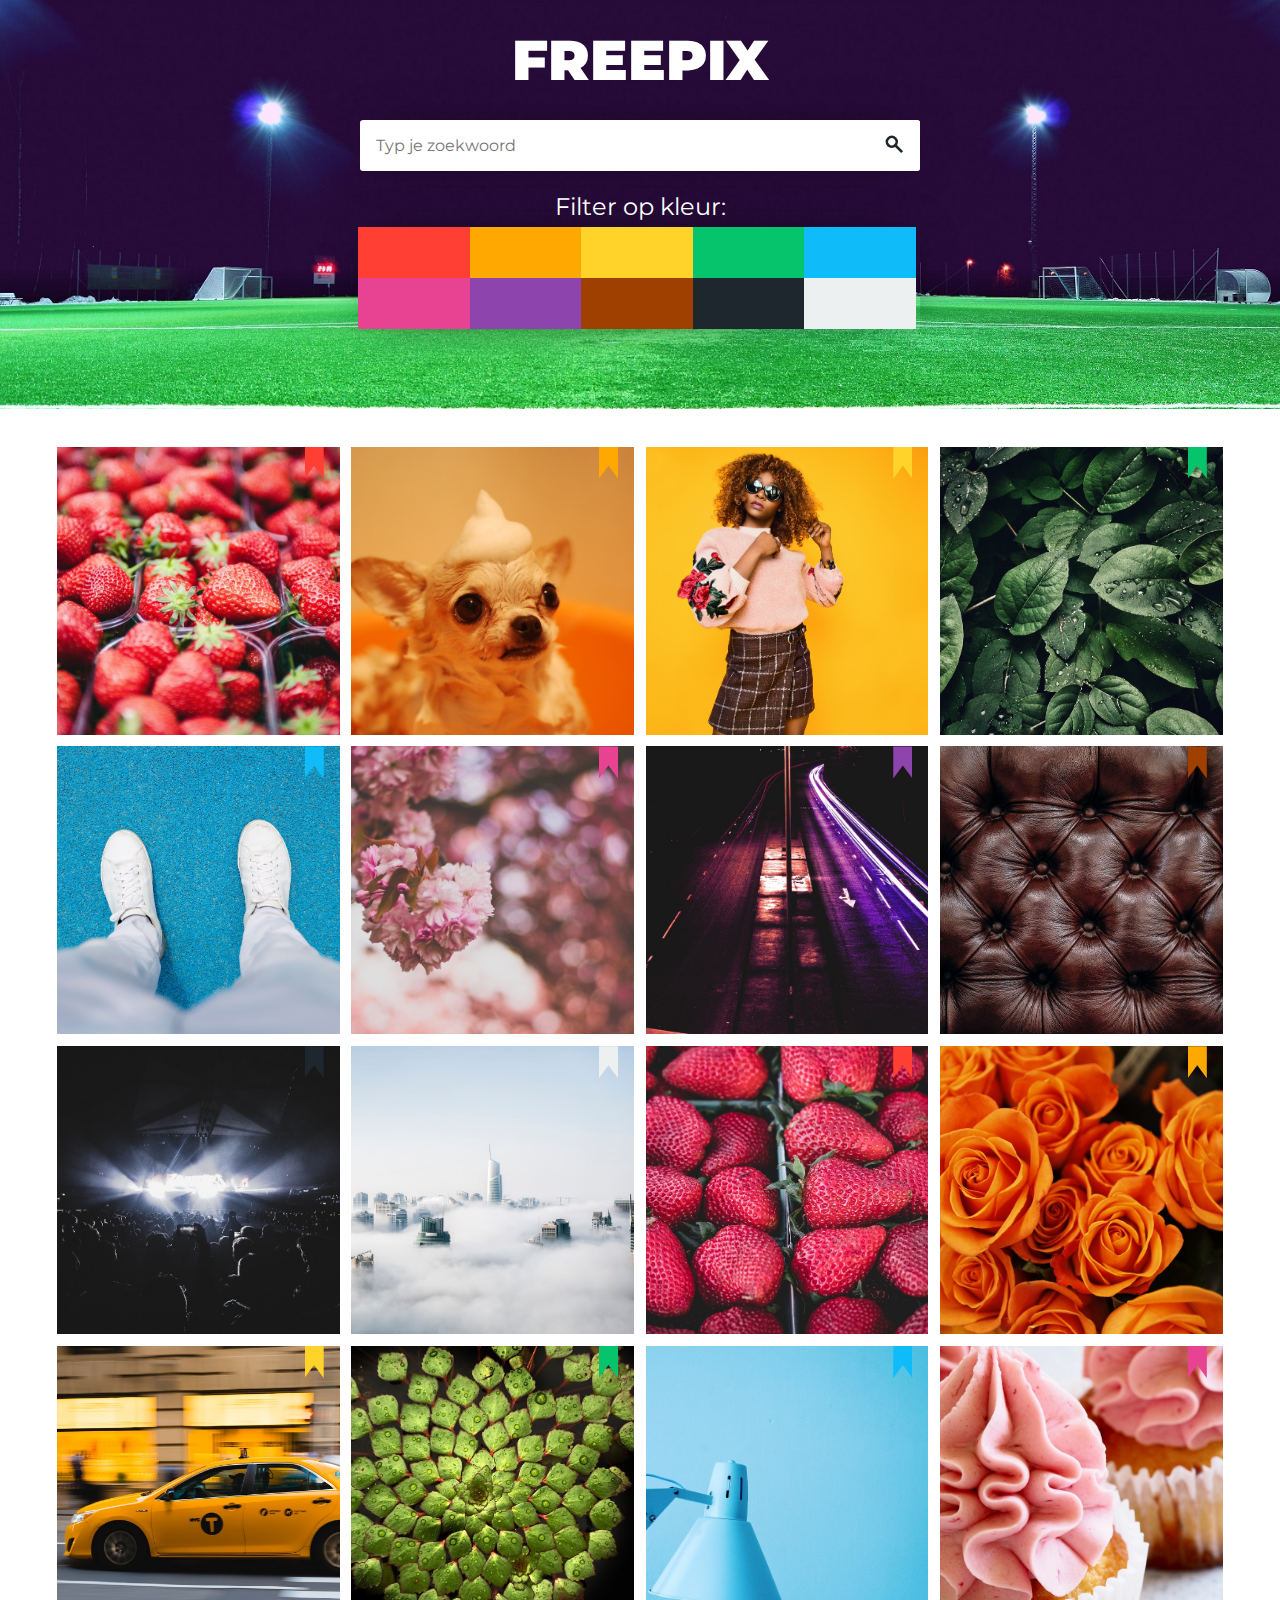
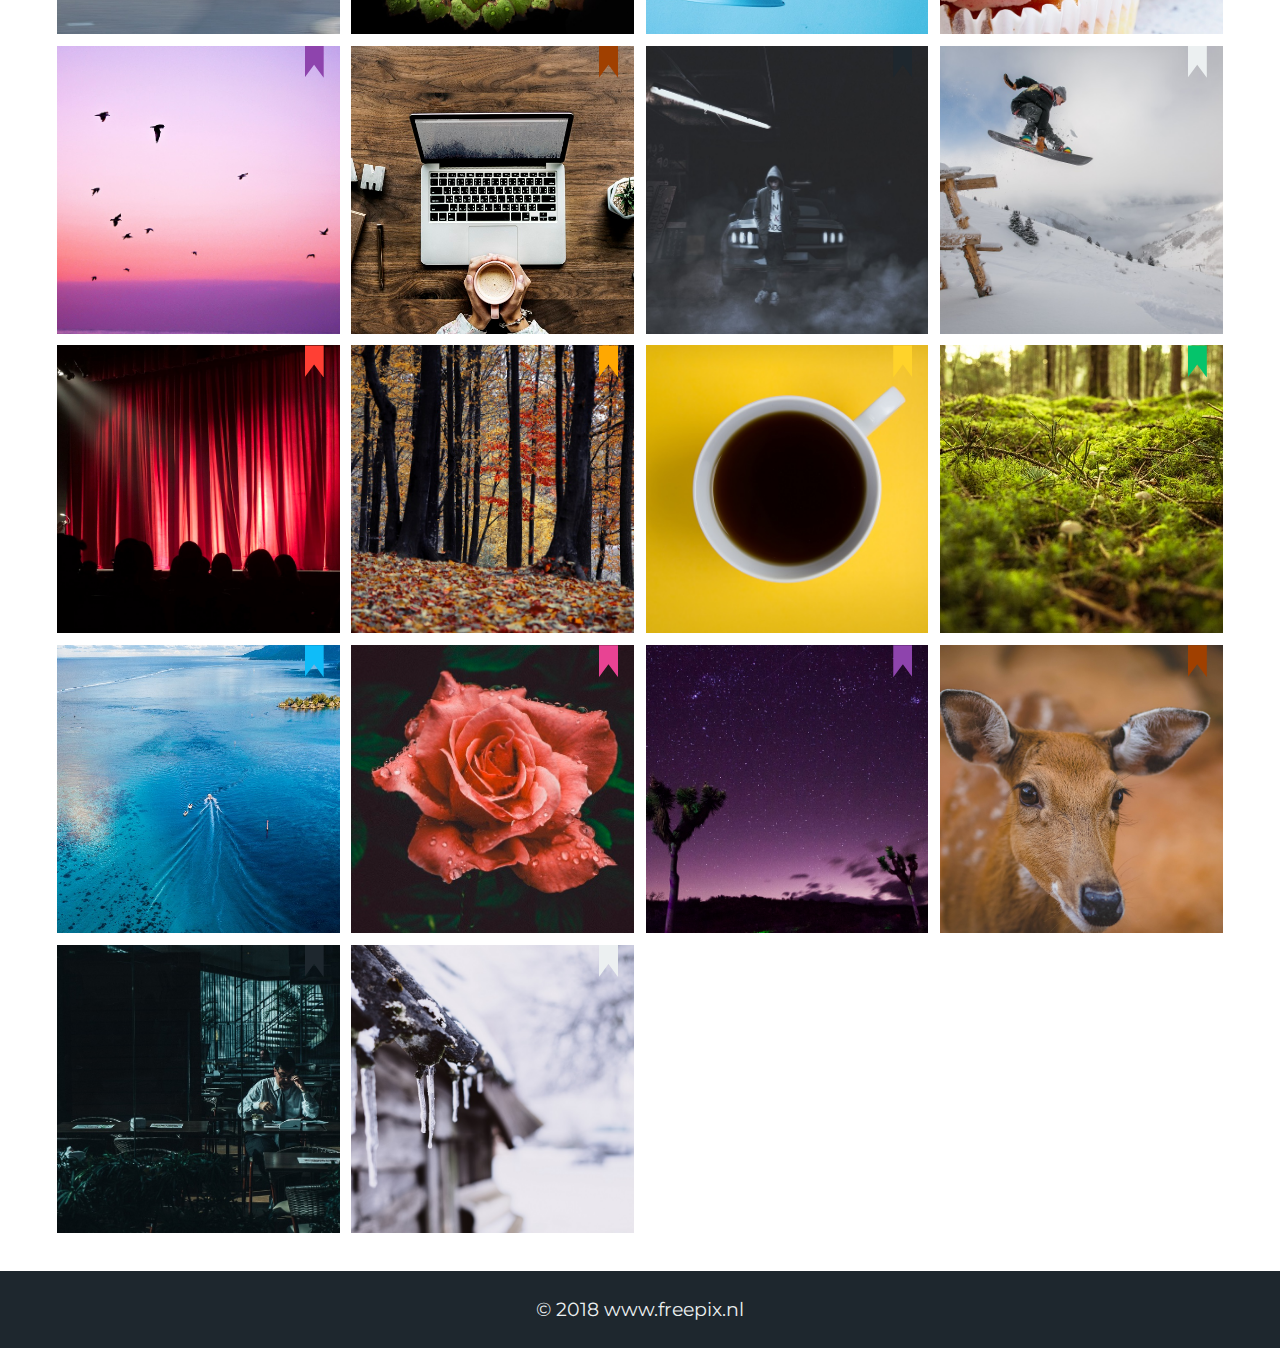
<file: opdracht1/v4/index.html>
<!DOCTYPE html>
<html lang="nl">

<head>
    <meta charset="UTF-8">
    <title>Resultaten</title>
    <meta name="viewport" content="width=device-width, initial-scale=1.0">
    <link href="https://fonts.googleapis.com/css?family=Cardo|Montserrat" rel="stylesheet">
    <link rel="stylesheet" href="assets/stylesheets/main.css">
</head>

<body>
    <header>
        <nav class="container">
            <h1>FreePix</h1>
            <ul>
                <li>
                    <form action="">
                        <input type="text" name="search" placeholder="Typ je zoekwoord">
                        <button type="submit"><img src="assets/images/search.svg" alt="zoekknop"></button>
                    </form>
                </li>
            </ul>
            <ul>
                <h2>Filter op kleur:</h2>
                <form action="">
                    <li>
                        <input type="checkbox" id="red" name="color">
                        <label for="red">Rood</label>
                    </li>
                    <li>
                        <input type="checkbox" id="orange" name="color">
                        <label for="orange">Oranje</label>
                    </li>
                    <li>
                        <input type="checkbox" id="yellow" name="color">
                        <label for="yellow">Geel</label>
                    </li>
                    <li>
                        <input type="checkbox" id="green" name="color">
                        <label for="green">Groen</label>
                    </li>
                    <li>
                        <input type="checkbox" id="blue" name="color">
                        <label for="blue">Blauw</label>
                    </li>
                    <li>
                        <input type="checkbox" id="pink" name="color">
                        <label for="pink">Roze</label>
                    </li>
                    <li>
                        <input type="checkbox" id="purple" name="color">
                        <label for="purple">Paars</label>
                    </li>
                    <li>
                        <input type="checkbox" id="brown" name="color">
                        <label for="brown">Bruin</label>
                    </li>
                    <li>
                        <input type="checkbox" id="black" name="color">
                        <label for="black">Zwart</label>
                    </li>
                    <li>
                        <input type="checkbox" id="white" name="color">
                        <label for="white">Wit</label>
                    </li>
                </form>
            </ul>
        </nav>
    </header>
    <main class="container">
        <section class="flex-container">
            <article class="redArticle">
                <a href="#">
                    <div></div>
                    <img src="assets/images/photos/red/bright-red-strawberries.jpeg" alt="bright red strawberries">
                </a>
            </article>
            <article class="orangeArticle">
                <a href="#">
                    <div></div>
                    <img src="assets/images/photos/orange/orange-dog.jpeg" alt="orange dog">
                </a>
            </article>
            <article class="yellowArticle">
                <a href="#">
                    <div></div>
                    <img src="assets/images/photos/yellow/woman-yellow-wall.jpeg" alt="woman yellow wall">
                </a>
            </article>
            <article class="greenArticle">
                <a href="#">
                    <div></div>
                    <img src="assets/images/photos/green/green-big-leafs.jpeg" alt="green big leafs">
                </a>
            </article>
            <article class="blueArticle">
                <a href="#">
                    <div></div>
                    <img src="assets/images/photos/blue/blue-floor.jpeg" alt="blue floor">
                </a>
            </article>
            <article class="pinkArticle">
                <a href="#">
                    <div></div>
                    <img src="assets/images/photos/pink/baby-pink-flowers.jpeg" alt="baby pink flowers">
                </a>
            </article>
            <article class="purpleArticle">
                <a href="#">
                    <div></div>
                    <img src="assets/images/photos/purple/purple-road.jpg" alt="purple road">
                </a>
            </article>
            <article class="brownArticle">
                <a href="#">
                    <div></div>
                    <img src="assets/images/photos/brown/chair.jpeg" alt="dj">
                </a>
            </article>
            <article class="blackArticle">
                <a href="#">
                    <div></div>
                    <img src="assets/images/photos/black/dj.jpeg" alt="dj">
                </a>
            </article>
            <article class="whiteArticle">
                <a href="#">
                    <div></div>
                    <img src="assets/images/photos/white/above-clouds.jpeg" alt="above clouds">
                </a>
            </article>
            <article class="redArticle">
                <a href="#">
                    <div></div>
                    <img src="assets/images/photos/red/pale-red-strawberries.jpeg" alt="pale red strawberries">
                </a>
            </article>
            <article class="orangeArticle">
                <a href="#">
                    <div></div>
                    <img src="assets/images/photos/orange/orange-flowers.jpeg" alt="orange flowers">
                </a>
            </article>
            <article class="yellowArticle">
                <a href="#">
                    <div></div>
                    <img src="assets/images/photos/yellow/yellow-cab.jpeg" alt="yellow cab">
                </a>
            </article>
            <article class="greenArticle">
                <a href="#">
                    <div></div>
                    <img src="assets/images/photos/green/green-leafs.jpeg" alt="green leafs">
                </a>
            </article>
            <article class="blueArticle">
                <a href="#">
                    <div></div>
                    <img src="assets/images/photos/blue/blue-lamp.jpeg" alt="blue lamp">
                </a>
            </article>
            <article class="pinkArticle">
                <a href="#">
                    <div></div>
                    <img src="assets/images/photos/pink/pink-cupcakes.jpeg" alt="pink cupcakes">
                </a>
            </article>
            <article class="purpleArticle">
                <a href="#">
                    <div></div>
                    <img src="assets/images/photos/purple/purple-sky-birds.jpg" alt="purple sky birds">
                </a>
            </article>
            <article class="brownArticle">
                <a href="#">
                    <div></div>
                    <img src="assets/images/photos/brown/table.jpeg" alt="dj">
                </a>
            </article>
            <article class="blackArticle">
                <a href="#">
                    <div></div>
                    <img src="assets/images/photos/black/man-behind-car.jpeg" alt="man behind car">
                </a>
            </article>
            <article class="whiteArticle">
                <a href="#">
                    <div></div>
                    <img src="assets/images/photos/white/snowboarder.jpeg" alt="snowboarder">
                </a>
            </article>
            <article class="redArticle">
                <a href="#">
                    <div></div>
                    <img src="assets/images/photos/red/red-curtain.jpeg" alt="red curtain">
                </a>
            </article>
            <article class="orangeArticle">
                <a href="#">
                    <div></div>
                    <img src="assets/images/photos/orange/orange-forest.jpeg" alt="orange forest">
                </a>
            </article>
            <article class="yellowArticle">
                <a href="#">
                    <div></div>
                    <img src="assets/images/photos/yellow/yellow-coffee.jpeg" alt="yellow coffee">
                </a>
            </article>
            <article class="greenArticle">
                <a href="#">
                    <div></div>
                    <img src="assets/images/photos/green/green-moss.jpeg" alt="green moss">
                </a>
            </article>
            <article class="blueArticle">
                <a href="#">
                    <div></div>
                    <img src="assets/images/photos/blue/blue-sea.jpeg" alt="blue sea">
                </a>
            </article>
            <article class="pinkArticle">
                <a href="#">
                    <div></div>
                    <img src="assets/images/photos/pink/pink-flower.jpeg" alt="pink flower">
                </a>
            </article>
            <article class="purpleArticle">
                <a href="#">
                    <div></div>
                    <img src="assets/images/photos/purple/purple-sky-night.jpeg" alt="purple sky night">
                </a>
            </article>
            <article class="brownArticle">
                <a href="#">
                    <div></div>
                    <img src="assets/images/photos/brown/deer.jpg" alt="dj">
                </a>
            </article>
            <article class="blackArticle">
                <a href="#">
                    <div></div>
                    <img src="assets/images/photos/black/man-behind-desk.jpeg" alt="man behind">
                </a>
            </article>
            <article class="whiteArticle">
                <a href="#">
                    <div></div>
                    <img src="assets/images/photos/white/white-ice.jpeg" alt="white ice">
                </a>
            </article>
        </section>
    </main>

    <footer>
        <p>© 2018 www.freepix.nl</p>
    </footer>
    <script src="assets/js/main.js"></script>

</body>

</html>
</file>
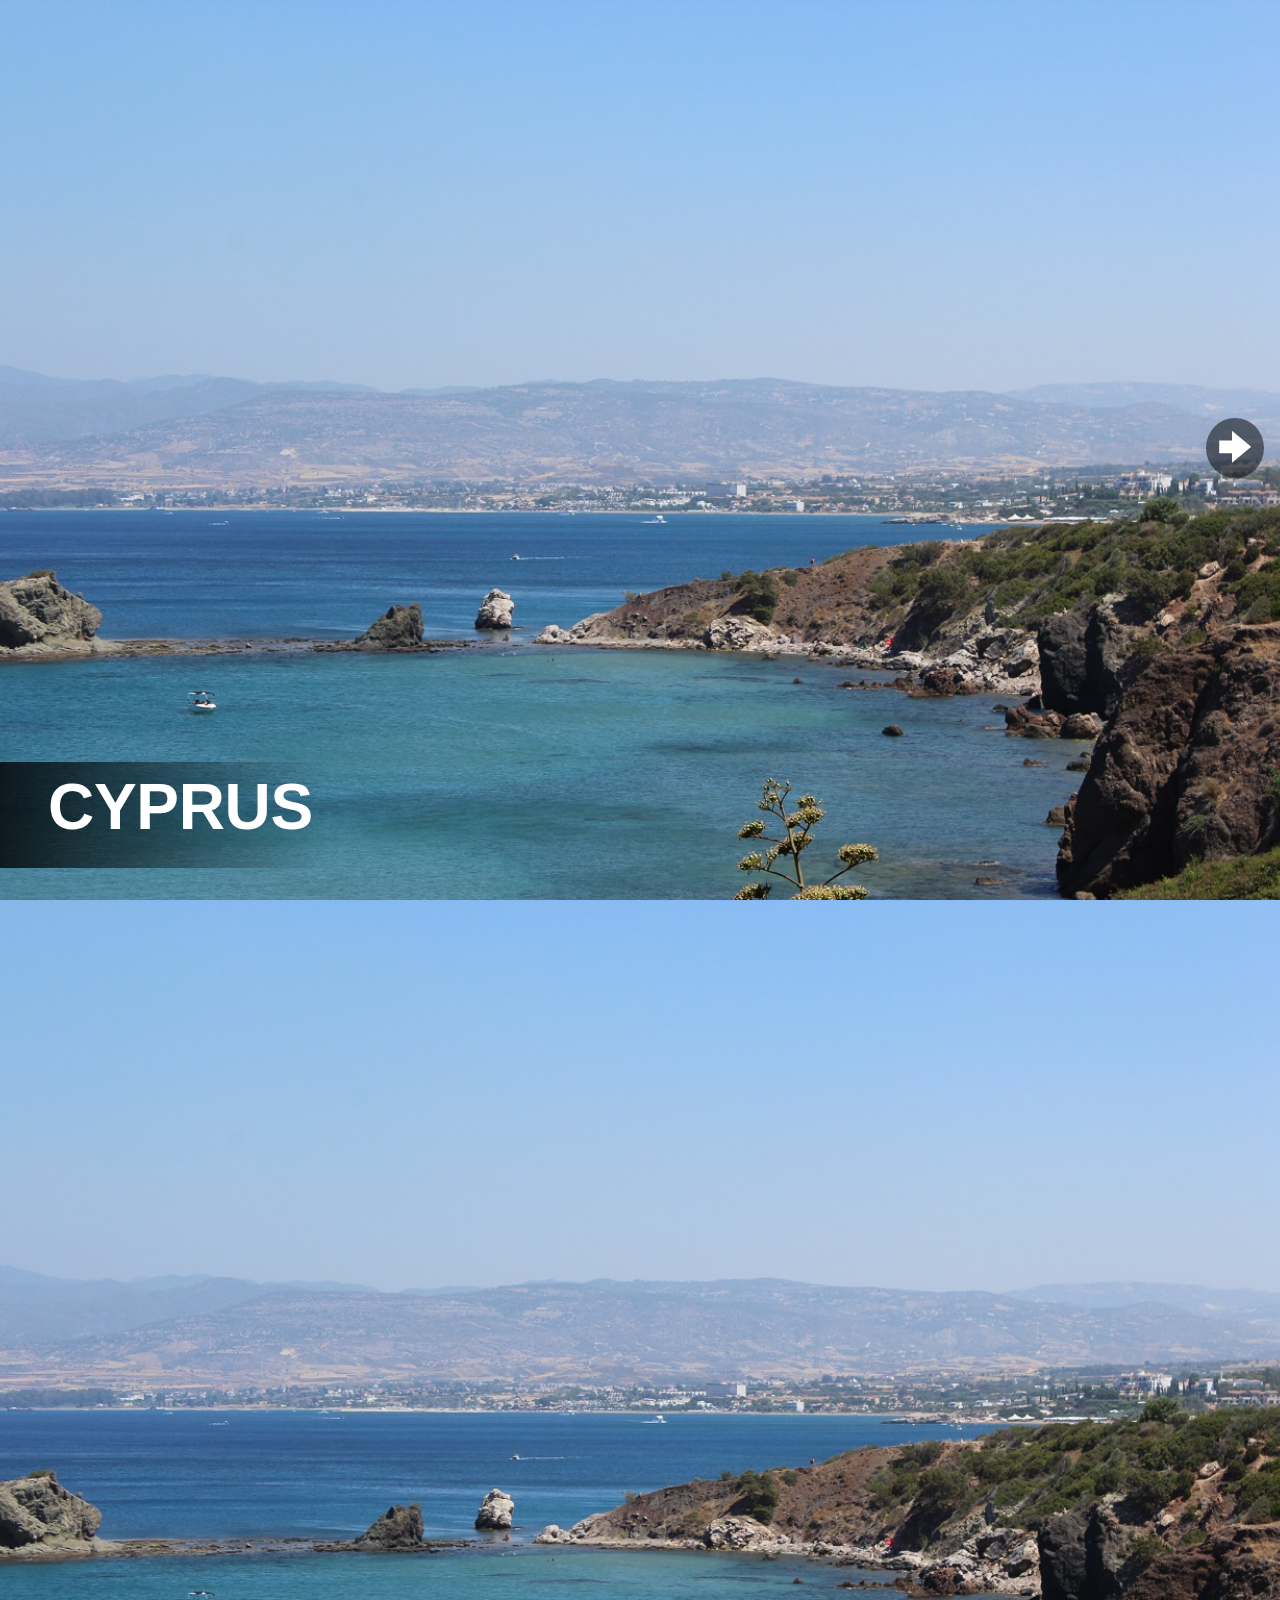
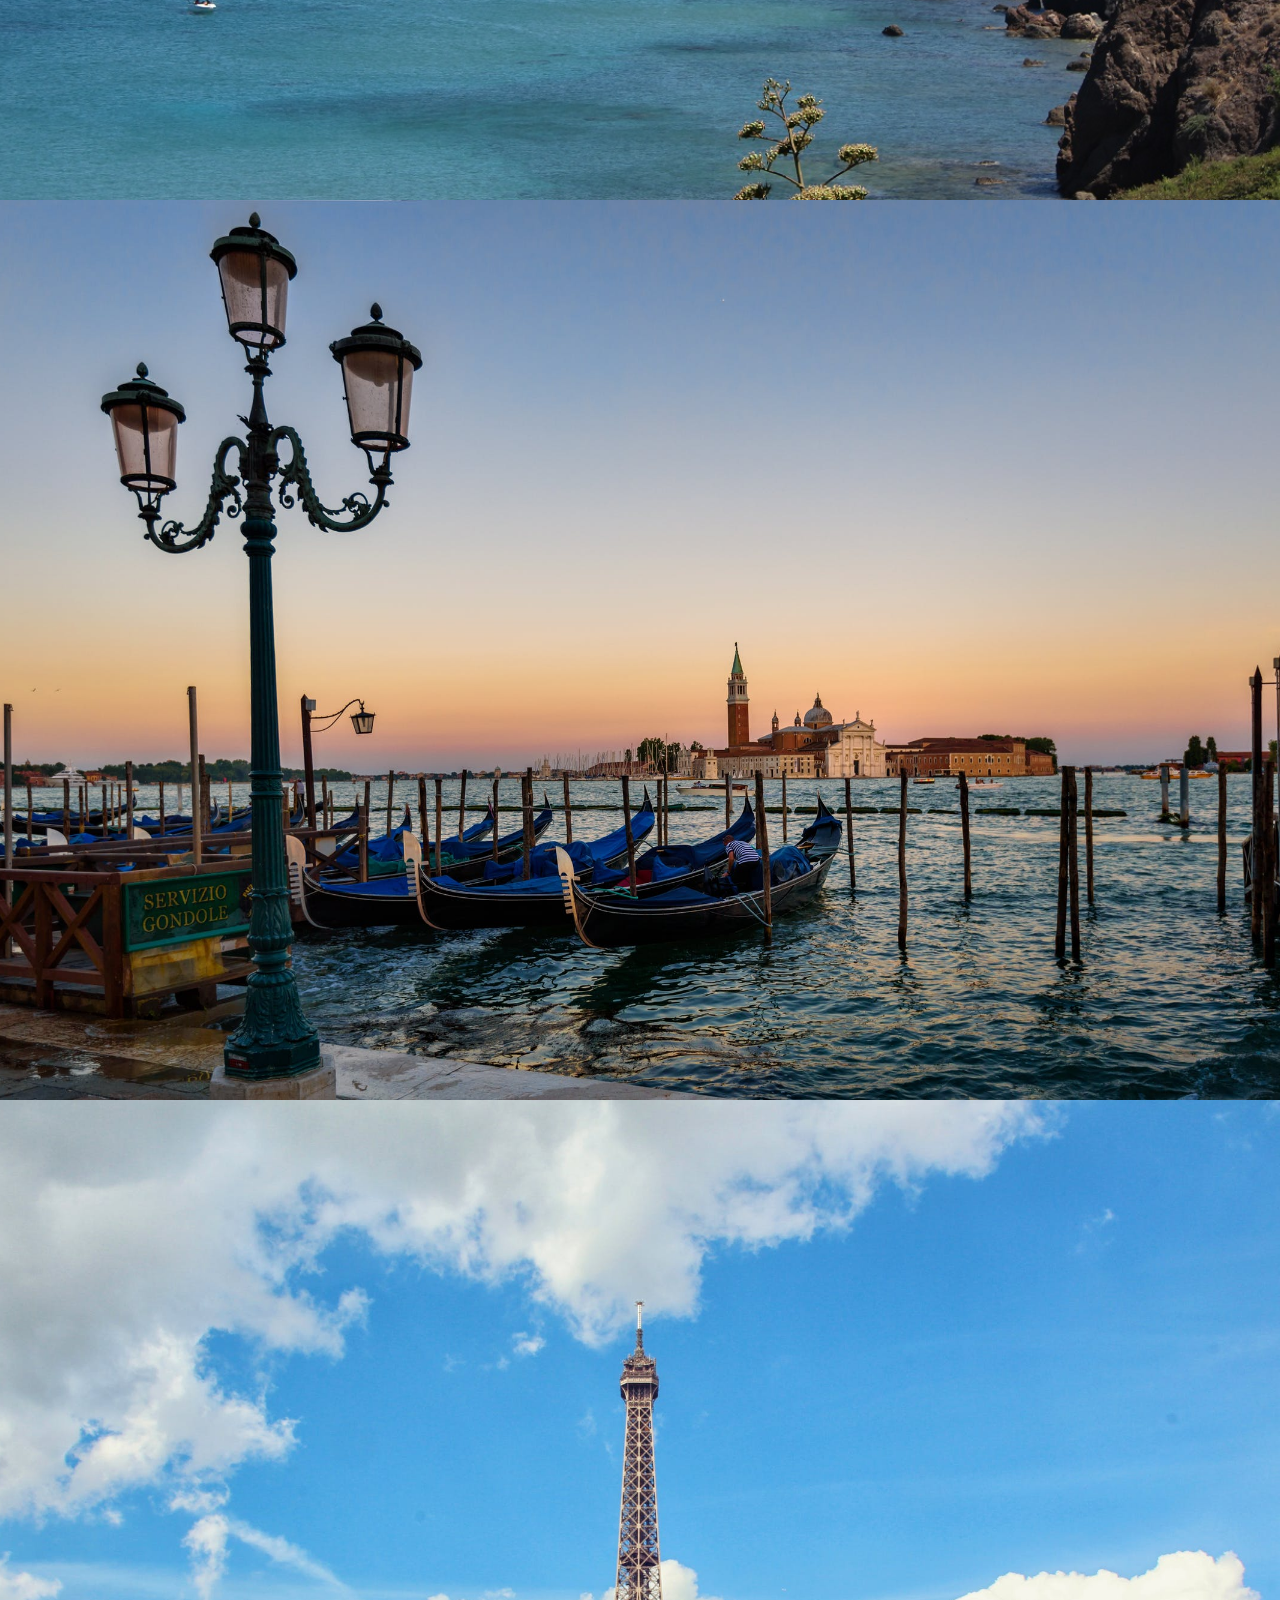
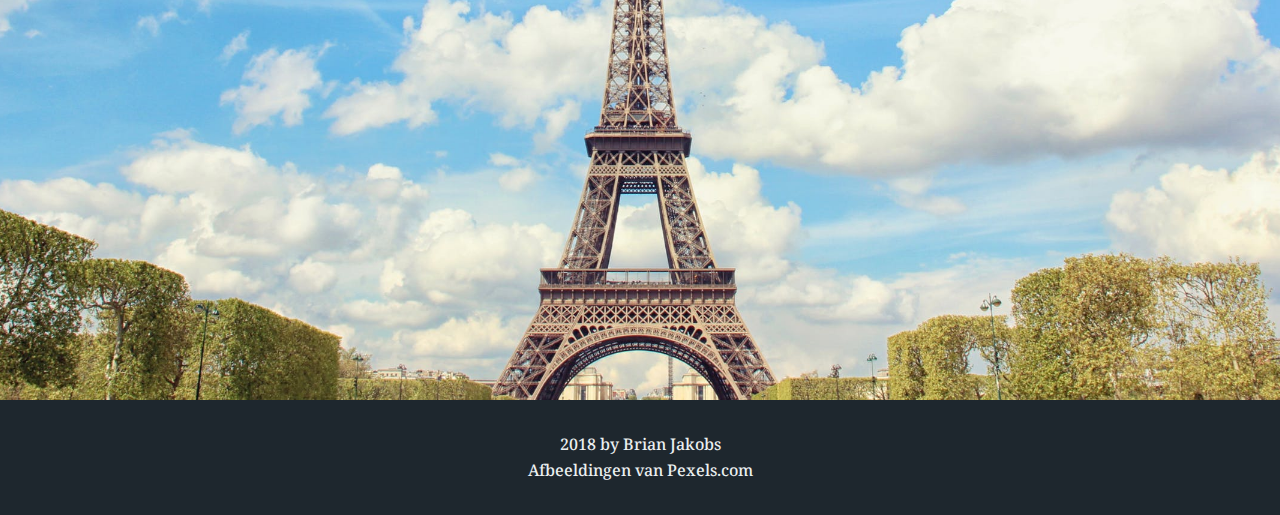
<file: opdracht2/v4/index.html>
<!DOCTYPE html>
<html lang="en">

<head>
    <meta charset="UTF-8">
    <title>Document</title>
    <link href="https://fonts.googleapis.com/css?family=Mukta+Malar|Noto+Serif" rel="stylesheet">
    <link rel="stylesheet" href="assets/stylesheets/main.css">
</head>

<body>
    <header class="header">
        <nav>
            <ul>
                <li><a href="#">Slides</a></li>
                <li><a href="#cyprus">Cyprus</a></li>
                <li><a href="#italië">Italië</a></li>
                <li><a href="#frankrijk">Frankrijk</a></li>
            </ul>
        </nav>
    </header>

    <main>
        <a href="#"><button id="myBtn" title="Go to top"></button></a>
        <div id="home">
            <div class="fade">
                <button id="pijl-links" class="pijl"></button>
            </div>
            <div class="fade">
                <button id="pijl-rechts" class="pijl"></button>
            </div>
            <div class="beweeg-totaal">
                <div id="beeld-1" class="beeld">
                    <div class="beeld-tekst">
                        <h1>Cyprus</h1>
                    </div>
                    <img src="assets/images/cyprus.JPG" alt="cyprus">
                </div>
                <div id="beeld-2" class="beeld">
                    <div class="beeld-tekst">
                        <h1>Italië</h1>
                    </div>
                    <img src="assets/images/veneti%C3%AB.jpeg" alt="venetië">
                </div>
                <div id="beeld-3" class="beeld">
                    <div class="beeld-tekst">
                        <h1>Frankrijk</h1>
                    </div>
                    <img src="assets/images/parijs.jpeg" alt="parijs">
                </div>
            </div>
        </div>


        <div id="cyprus">
            <div class="volledig">
                <div class="zij-foto"></div>
                <div class="tekst">
                    <h1>Cyprus</h1>
                    <p>Afgelopen zomervakantie heb ik voor twee weken Cyprus bezocht. We hebben een appartementje gehuurd en meerdere steden bezocht.</p>
                    <a href="#cyprus">lees meer</a>
                </div>
            </div>
        </div>

        <div id="italië">
            <div class="volledig">
                <div class="tekst">
                    <h1>Italïe</h1>
                    <p>In de zomer van 2013 ben ik op vakantie geweest naar Italië, om specifieker te zijn Venetië. Dit was een prachtige stad om allerlei mooie foto's te maken.</p>
                    <a href="#italië">lees meer</a>
                </div>
                <div class="zij-foto"></div>
            </div>
        </div>

        <div id="frankrijk">
            <div class="volledig">
                <div class="zij-foto"></div>
                <div class="tekst">
                    <h1>Frankrijk</h1>
                    <p>In de zomer van 2014 ben ik samen met familie naar frankrijk geweest. Tegen het einde van de vakantie zijn we nog even langs Parijs gegaan.</p>
                    <a href="#frankrijk">lees meer</a>
                </div>
            </div>
        </div>

    </main>

    <footer>
        <p>2018 by Brian Jakobs</p>
        <p>Afbeeldingen van Pexels.com</p>
    </footer>

    <script src="assets/js/main.js"></script>
</body>

</html>
</file>
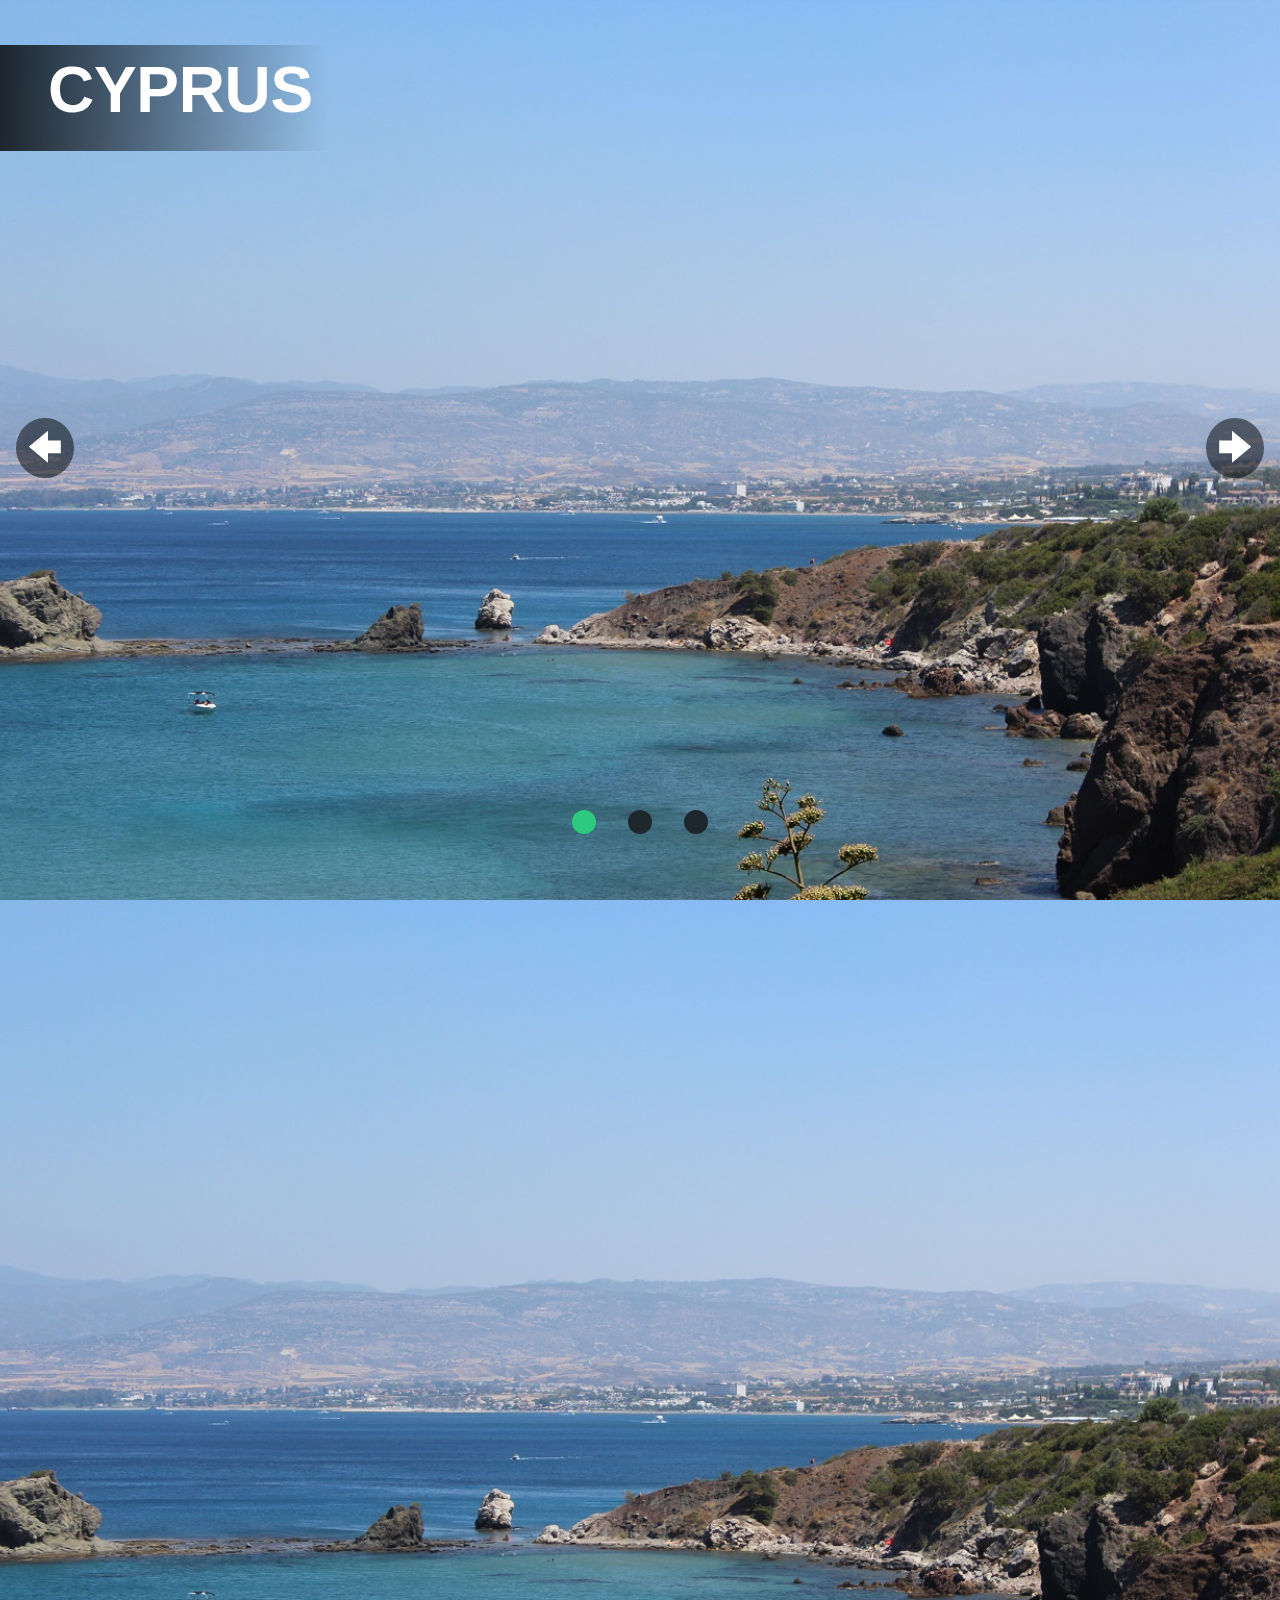
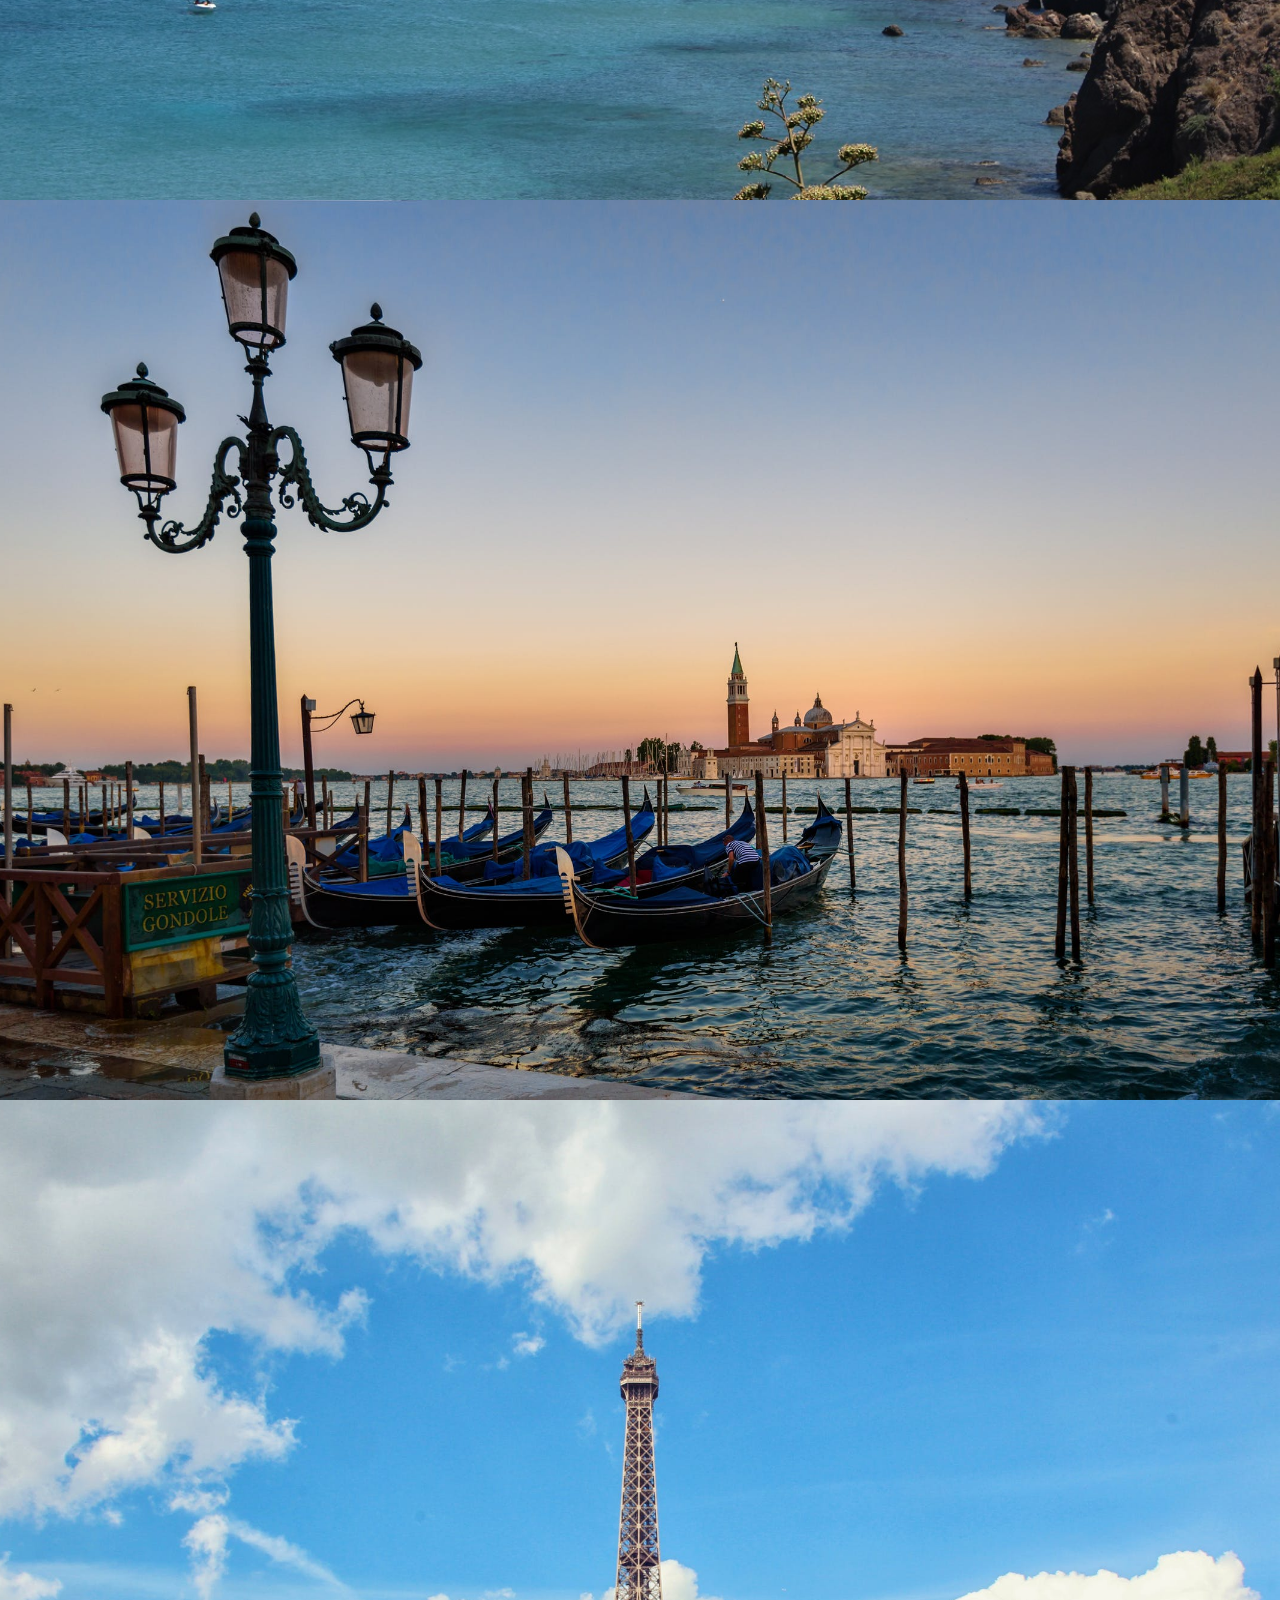
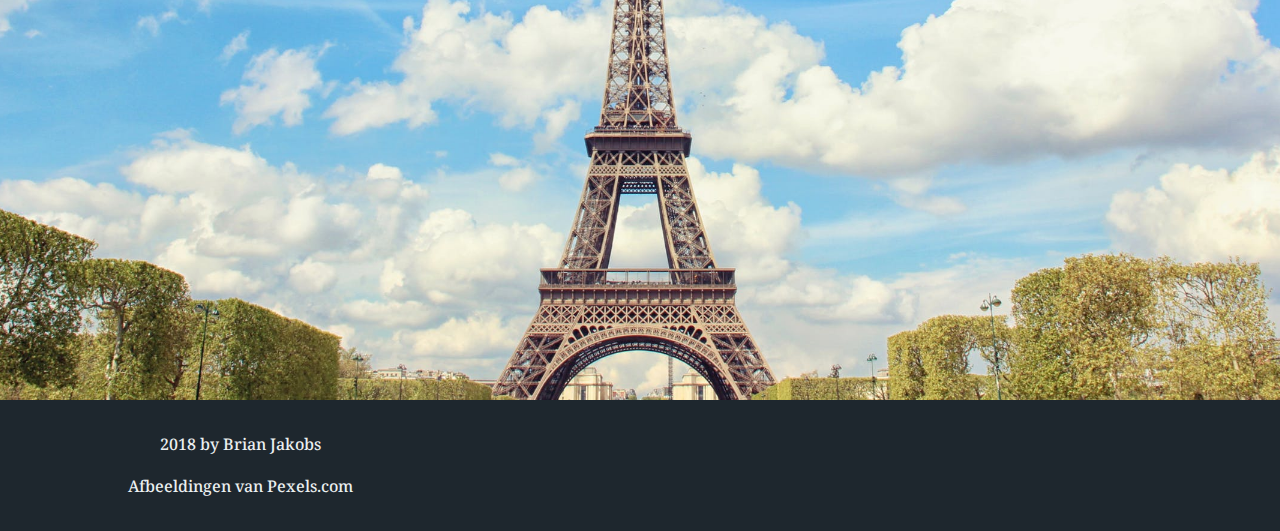
<file: opdracht2/v6/index.html>
<!DOCTYPE html>
<html lang="en">

<head>
    <meta charset="UTF-8">
    <meta name=viewport content="width=device-width, initial-scale=1">
    <title>Document</title>
    <link href="https://fonts.googleapis.com/css?family=Mukta+Malar|Noto+Serif" rel="stylesheet">
    <link rel="stylesheet" href="assets/stylesheets/main.css">
</head>

<body>
    <header class="header">
        <nav>
            <ul>
                <li><a href="#">Slides</a></li>
                <li><a href="#cyprus">Cyprus</a></li>
                <li><a href="#italië">Italië</a></li>
                <li><a href="#frankrijk">Frankrijk</a></li>
            </ul>
        </nav>
    </header>

    <main>
        <div class="progress-indicator">
            <ul>
                <li></li>
                <li></li>
                <li></li>
            </ul>
        </div>
        <a href="#"><button id="myBtn" title="Go to top"></button></a>
        <div id="home">
            <div class="fade">
                <button id="pijl-links" class="pijl"></button>
            </div>
            <div class="fade">
                <button id="pijl-rechts" class="pijl"></button>
            </div>
            <div class="beweeg-totaal">
                <div id="beeld-1" class="beeld">
                    <div class="beeld-tekst">
                        <h1>Cyprus</h1>
                    </div>
                    <img src="assets/images/cyprus.JPG" alt="cyprus">
                </div>
                <div id="beeld-2" class="beeld">
                    <div class="beeld-tekst">
                        <h1>Italië</h1>
                    </div>
                    <img src="assets/images/veneti%C3%AB.jpeg" alt="venetië">
                </div>
                <div id="beeld-3" class="beeld">
                    <div class="beeld-tekst">
                        <h1>Frankrijk</h1>
                    </div>
                    <img src="assets/images/parijs.jpeg" alt="parijs">
                </div>
            </div>
        </div>


        <div id="cyprus">
            <div class="volledig">
                <div class="zij-foto"></div>
                <div class="tekst">
                    <h1>Cyprus</h1>
                    <p>Afgelopen zomervakantie heb ik voor twee weken Cyprus bezocht. We hebben een appartementje gehuurd en meerdere steden bezocht.</p>
                    <a href="#cyprus">lees meer</a>
                </div>
            </div>
        </div>

        <div id="italië">
            <div class="volledig">
                <div class="tekst">
                    <h1>Italïe</h1>
                    <p>In de zomer van 2013 ben ik op vakantie geweest naar Italië, om specifieker te zijn Venetië. Dit was een prachtige stad om allerlei mooie foto's te maken.</p>
                    <a href="#italië">lees meer</a>
                </div>
                <div class="zij-foto"></div>
            </div>
        </div>

        <div id="frankrijk">
            <div class="volledig">
                <div class="zij-foto"></div>
                <div class="tekst">
                    <h1>Frankrijk</h1>
                    <p>In de zomer van 2014 ben ik samen met familie naar frankrijk geweest. Tegen het einde van de vakantie zijn we nog even langs Parijs gegaan.</p>
                    <a href="#frankrijk">lees meer</a>
                </div>
            </div>
        </div>

    </main>

    <footer>
        <p>2018 by Brian Jakobs</p>
        <p>Afbeeldingen van Pexels.com</p>
    </footer>

    <script src="assets/js/main.js"></script>
</body>

</html>
</file>
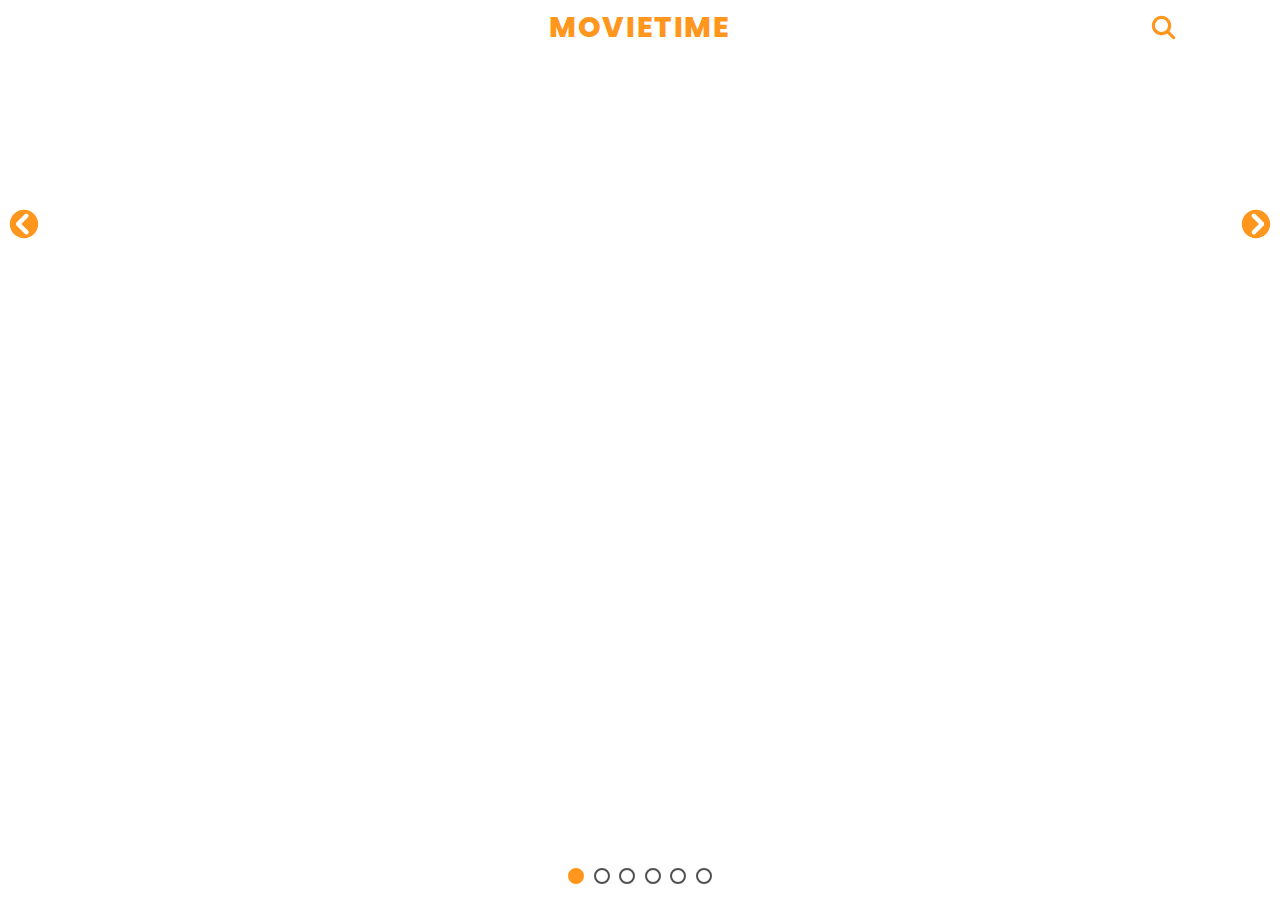
<file: opdracht3/v1/index.html>
<!DOCTYPE html>
<html lang="en">

<head>
    <meta charset="UTF-8">
    <meta name=viewport content="width=device-width, initial-scale=1">
    <title>Document</title>
    <link href="https://fonts.googleapis.com/css?family=Black|Poppins:100,200,300,400,500,600,700,800,900" rel="stylesheet">
    <link rel="stylesheet" href="assets/stylesheets/main.css">
</head>

<body>
    <div>
        <header>
            <nav class="container">
                <h1>MovieTime</h1>
                <img src="assets/images/searchIcon.svg" alt="search icon">
            </nav>
        </header>

        <main>
            <section>
                <div class="pijlen">
                    <button id="pijl-links" class="pijl"><img src="assets/images/leftArrow.svg" alt="slider linkerpijl"></button>
                </div>
                <div class="pijlen">
                    <button id="pijl-rechts" class="pijl"><img src="assets/images/rightArrow.svg" alt="slider rechterpijl"></button>
                </div>
                <div class="container"></div>
            </section>
        </main>


        <footer>
<div class="progress-indicator">
    <ul>
        <li></li>
        <li></li>
        <li></li>
        <li></li>
        <li></li>
        <li></li>
    </ul>
</div>
        </footer>


        <script src="assets/js/main.js"></script>
    </div>
</body>

</html>
</file>
<file: opdracht1/v4/assets/stylesheets/main.css>
/*
========================================
Reset
========================================
*/

* {
    margin: 0;
    padding: 0;
    border: 0;
    font-size: 100%;
    font: inherit;
    vertical-align: baseline;
    box-sizing: border-box;
    border-collapse: collapse;
}

:root {
    font-size: 1em;
}

body {
    line-height: 1;
}

ol,
ul {
    list-style: none;
}

blockquote,
q {
    quotes: none;
}

table {
    border-collapse: collapse;
    border-spacing: 0;
}


/*
========================================
Body style
========================================
*/

body {
    color: black;
    font-size: 1rem;
    font-kerning: normal;
    font-weight: 400;
    background-color: #2d3436;
    background-color: #fff;
    font-family: 'Montserrat', sans-serif;
}

main {
    flex: 1;
}

.container {
    margin: 0 4vw;
}

h1 {
    font-size: 3.5rem;
    font-weight: 900;
    text-transform: uppercase;
}

h2 {
    font-size: 1.5rem;
    color: #fff;
    text-align: center;
    margin: 1.5rem 0 0 0;
}

h3 {
    font-size: 1.5rem;
}

a {
    text-decoration: none;
}

p + p {
    margin-top: 1rem;
}

p {
    line-height: 1.5;
    font-size: 1.2rem;
}


/*
========================================
Nav style
========================================
*/

header {
    background-image: url(../images/photos/green/green-pitch.jpeg);
    background-size: cover;
    background-position: center;
    margin-bottom: 2rem;
}

header h1 {
    color: #fff;
    text-align: center;
    margin: 2rem 0;
}

header nav ul:first-of-type {
    width: 100%;
    margin: auto;
    box-shadow: 0 0 3rem -1rem rgba(0, 0, 0, 0.75);
    max-width: 35rem;
}

header nav ul:first-of-type form {
    position: relative;
    margin: 0;
    padding: 0;
    height: 3.2rem;
    z-index: 0;
}

header nav input[type=text] {
    padding: 0 1rem;
    height: 100%;
    width: 100%;
    margin-right: -3.2rem;
    font-size: 1rem;
    border-right: none;
    border-radius: 0.2rem;
}

header nav button {
    font-family: NexaBold;
    font-size: 1rem;
    padding: 0 1rem;
    height: 100%;
    float: right;
    background: #fff;
    color: #ffffff;
    cursor: pointer;
    position: relative;
    text-align: center;
    border-radius: 0.2rem;
}

header nav form button img {
    width: 1.2rem;
}

header nav ul:last-of-type {
    align-items: center;
    font-size: 0.8rem;
    max-width: 35rem;
    margin: auto;
}

header nav ul:last-of-type form {
    margin: 0.5rem 0 5rem;
    box-shadow: 0 0 3rem -1rem rgba(0, 0, 0, 0.75);
}

header nav ul:last-of-type li {
    display: inline-block;
    margin: 0 -0.11rem;
    width: 20%;
}

header nav ul input[type="checkbox"] {
    display: none;
    z-index: 0;
    opacity: 0;
}

header nav ul:last-of-type label {
    display: inline-block;
    text-align: center;
    padding: 0;
    margin: 0;
    padding: 1rem;
    width: 100%;
    cursor: pointer;
    color: #ffffff;
    transition: all 0.2s ease;
}

/*
========================================
Foto's style
========================================
*/

input[type="checkbox"][id="red"] + label {
    color: #ff3f34;
    font-weight: 900;
    border: 0.2rem solid #ff3f34;
    background-color: rgba(255, 63, 52, 1);
    box-shadow: inset 0 -3rem 0 0 #ff3f34;
}

input[type="checkbox"][id="red"]:hover + label,
input[type="checkbox"][id="red"]:checked + label {
    color: #fff;
    background-color: rgba(255, 63, 52, 0.4);
    box-shadow: inset 0 0em 0 0 #ff3f34;
}

.redArticle,
.redArticle div {
    background: #ff3f34;
}

input[type="checkbox"][id="orange"] + label {
    color: #ffa801;
    font-weight: 900;
    border: 0.2rem solid #ffa801;
    background-color: rgba(255, 168, 1, 1);
    box-shadow: inset 0 -3rem 0 0 #ffa801;
}

input[type="checkbox"][id="orange"]:hover + label,
input[type="checkbox"][id="orange"]:checked + label {
    color: #fff;
    background-color: rgba(255, 168, 1, 0.4);
    box-shadow: inset 0 0 0 0 #ffa801;
}

.orangeArticle,
.orangeArticle div {
    background: #ffa801;
}

input[type="checkbox"][id="yellow"] + label {
    color: #ffd32a;
    font-weight: 900;
    border: 0.2rem solid #ffd32a;
    background-color: rgba(255, 211, 42, 1);
    box-shadow: inset 0 -3rem 0 0 #ffd32a;
}

input[type="checkbox"][id="yellow"]:hover + label,
input[type="checkbox"][id="yellow"]:checked + label {
    color: #fff;
    background-color: rgba(255, 211, 42, 0.4);
    box-shadow: inset 0 0 0 0 #ffd32a;
}

.yellowArticle,
.yellowArticle div {
    background: #ffd32a;
}

input[type="checkbox"][id="green"] + label {
    color: #05c46b;
    font-weight: 900;
    border: 0.2rem solid #05c46b;
    background-color: rgba(5, 196, 107, 1);
    box-shadow: inset 0 -3rem 0 0 #05c46b;
}

input[type="checkbox"][id="green"]:hover + label,
input[type="checkbox"][id="green"]:checked + label {
    color: #fff;
    background-color: rgba(5, 196, 107, 0.4);
    box-shadow: inset 0 0 0 0 #05c46b;
}

.greenArticle,
.greenArticle div {
    background: #05c46b;
}

input[type="checkbox"][id="blue"] + label {
    color: #0fbcf9;
    font-weight: 900;
    border: 0.2rem solid #0fbcf9;
    background-color: rgba(15, 188, 249, 1);
    box-shadow: inset 0 -3rem 0 0 #0fbcf9;
}

input[type="checkbox"][id="blue"]:hover + label,
input[type="checkbox"][id="blue"]:checked + label {
    color: #fff;
    background-color: rgba(15, 188, 249, 0.4);
    box-shadow: inset 0 0 0 0 #0fbcf9;
}

.blueArticle,
.blueArticle div {
    background: #0fbcf9;
}

input[type="checkbox"][id="pink"] + label {
    color: #e84393;
    font-weight: 900;
    border: 0.2rem solid #e84393;
    background-color: rgba(232, 67, 147, 1);
    box-shadow: inset 0 -3rem 0 0 #e84393;
}

input[type="checkbox"][id="pink"]:hover + label,
input[type="checkbox"][id="pink"]:checked + label {
    color: #fff;
    background-color: rgba(232, 67, 147, 0.4);
    box-shadow: inset 0 0 0 0 #e84393;
}

.pinkArticle,
.pinkArticle div {
    background: #e84393;
}

input[type="checkbox"][id="purple"] + label {
    color: #8e44ad;
    font-weight: 900;
    border: 0.2rem solid #8e44ad;
    background-color: rgba(142, 68, 173, 1);
    box-shadow: inset 0 -3rem 0 0 #8e44ad;
}

input[type="checkbox"][id="purple"]:hover + label,
input[type="checkbox"][id="purple"]:checked + label {
    color: #fff;
    background-color: rgba(142, 68, 173, 0.4);
    box-shadow: inset 0 0 0 0 #8e44ad;
}

.purpleArticle,
.purpleArticle div {
    background: #8e44ad;
}

input[type="checkbox"][id="brown"] + label {
    color: #A04000;
    font-weight: 900;
    border: 0.2rem solid #A04000;
    background-color: rgba(160, 64, 0, 1);
    box-shadow: inset 0 -3rem 0 0 #A04000;
}

input[type="checkbox"][id="brown"]:hover + label,
input[type="checkbox"][id="brown"]:checked + label {
    color: #fff;
    background-color: rgba(160, 64, 0, 0.4);
    box-shadow: inset 0 0em 0 0 #A04000;
}

.brownArticle,
.brownArticle div {
    background: #A04000;
}

input[type="checkbox"][id="black"] + label {
    color: #1e272e;
    font-weight: 900;
    border: 0.2rem solid #1e272e;
    background-color: rgba(30, 39, 46, 1);
    box-shadow: inset 0 -3rem 0 0 #1e272e;
}

input[type="checkbox"][id="black"]:hover + label,
input[type="checkbox"][id="black"]:checked + label {
    color: #fff;
    background-color: rgba(30, 39, 46, 0.4);
    box-shadow: inset 0 0 0 0 #1e272e;
}

.blackArticle,
.blackArticle div {
    background: #1e272e;
}

input[type="checkbox"][id="white"] + label {
    color: #ecf0f1;
    font-weight: 900;
    border: 0.2rem solid #ecf0f1;
    background-color: rgba(236, 240, 241, 1);
    box-shadow: inset 0 -3rem 0 0 #ecf0f1;
}

input[type="checkbox"][id="white"]:hover + label,
input[type="checkbox"][id="white"]:checked + label {
    color: #fff;
    background-color: rgba(236, 240, 241, 0.4);
    box-shadow: inset 0 0 0 0 #ecf0f1;
}

.whiteArticle,
.whiteArticle div {
    background: #ecf0f1;
}

.transition {
    animation: fadeIn 1s;
}

@keyframes fadeIn {
    0% {
        opacity: 0;
    }
    100% {
        opacity: 1;
    }
}

/*
========================================
Foto's style
========================================
*/

.flex-container {
    max-width: 90rem;
    font-size: 0;
}

.flex-container article {
    position: relative;
    float: left;
    width: 100%;
    opacity: 1;
    height: 18rem;
    margin: 0.5%;
    transition: all 0.5s;
}

main .flex-container .show {
    height: 18rem;
    opacity: 1;
    padding: 0;
    margin: 0.5%;
}

.flex-container .hide {
    height: 0;
    opacity: 0;
    margin: 0;
}

@media (min-width: 620px) {
    .flex-container article {
        width: 49%;
    }
}

@media (min-width: 840px) {
    .flex-container article {
        width: 32%;
    }
}

@media (min-width: 1080px) {
    .flex-container article {
        width: 24%;
    }
}

.flex-container article img {
    object-fit: cover;
    height: 100%;
    width: 100%;
}

.flex-container article div {
    position: absolute;
    top: 0;
    right: 1rem;
    z-index: 100;
    width: 1.2rem;
    height: 2rem;
    clip-path: polygon(0 0, 100% 0, 100% 100%, 50% 60%, 0 100%);
    transition: all 0.5s ease;
}

.flex-container article:hover div {
    width: 1.5rem;
    height: 2.5rem;
}

/*
========================================
Footer style
========================================
*/

body {
    display: flex;
    min-height: 100vh;
    flex-direction: column;
}

body > footer {
    background-color: #1e272e;
    text-align: center;
    padding: 1.5rem 0;
    margin-top: 2rem;
    color: #ecf0f1;
}
</file>
<file: opdracht2/v4/assets/stylesheets/main.css>
/*
========================================
Reset
========================================
*/

* {
    margin: 0;
    padding: 0;
    border: 0;
    font-size: 100%;
    font: inherit;
    vertical-align: baseline;
    box-sizing: border-box;
    border-collapse: collapse;
}

:root {
    font-size: 1em;
}

body {
    line-height: 1;
}

ol,
ul {
    list-style: none;
}

blockquote,
q {
    quotes: none;
}

table {
    border-collapse: collapse;
    border-spacing: 0;
}


/*
========================================
Body style
========================================
*/

body {
    color: black;
    font-size: 1rem;
    font-kerning: normal;
    font-weight: 400;
    background-color: #1e272e;
    background-color: #fff;
    font-family: 'Mukta Malar', sans-serif;
    font-family: 'Noto Serif', serif;
}

main {
    flex: 1;
}

h2 {
    font-size: 1.5rem;
    color: #fff;
    text-align: center;
    margin: 1.5rem 0 0 0;
}

h3 {
    font-size: 1.5rem;
}

a {
    text-decoration: none;
}

p + p {
    margin-top: 1rem;
}

p {
    line-height: 1.5;
    font-size: 1.2rem;
}

body {
    background: #ffffff;
    overflow-x: hidden;
    color: #1e272e;
}

h1 {
    font-family: 'Roboto Condensed', sans-serif;
    font-weight: 700;
    line-height: 4rem;
    letter-spacing: -0.02rem;
    font-size: 4rem;
    line-height: 1;
    margin-bottom: 1rem;
    text-transform: uppercase;
    color: #fff;
}

h2 {
    font-family: 'Raleway', sans-serif;
    color: #1e272e;
    font-size: 1.5rem;
    line-height: 1;
}

/*
h1,
h2,
p {
    z-index: 1;
    margin-top: 0;
}
*/

a {
    text-decoration: none;
    color: #fff;
    font-weight: 600;
}

p {
    color: #fff;
    font-size: 1rem;
    max-width: 30rem;
    font-weight: 500;
    line-height: 1.6;
}

.container {
    width: 90%;
    margin: 0 auto;
    max-width: 75rem;
}

.button {
    display: inline-block;
    font-family: 'Roboto Condensed', sans-serif;
    font-size: 1.25rem;
    text-align: center;
    padding: 0.75rem;
    color: #fff;
    background-color: #1e272e;
    margin: 1.5rem 0 0 0;
    align-self: center;
}

#cyprus .zij-foto,
#frankrijk .zij-foto {
    position: absolute;
    left: 0;
    width: 100%;
    height: 100%;
}

#cyprus .zij-foto {
    background-image: url(../images/cyprus.JPG);
    background-position: bottom;
    background-repeat: no-repeat;
    background-size: cover;
}

#frankrijk .zij-foto {
    background-image: url(../images/parijs.jpeg);
    background-position: center;
    background-repeat: no-repeat;
    background-size: cover;
}

#italië .zij-foto {
    position: absolute;
    right: 0;
    width: 100%;
    height: 100%;
    background-image: url(../images/veneti%C3%AB.jpeg);
    background-position: bottom;
    background-repeat: no-repeat;
    background-size: cover;
}

.tekst {
    position: absolute;
    z-index: 1;
    transform: rotate(-27deg);
    opacity: 0;
    transition: all 500ms;
}

.tekst p {
    margin-bottom: 2rem;
}

.tekst a {
    padding: 0.6rem;
    color: fff;
    background-color: #2CC97E;
}

.showTekst {
    opacity: 1;
    transform: rotate(0);
    padding: 3rem;
    background-color: rgba(0, 0, 0, 0.5);
}

.volledig {
    display: flex;
    position: relative;
    flex-direction: column;
    justify-content: center;
    align-items: center;
    height: 100vh;
}

main a button {
    position: fixed;
    bottom: 2.5rem;
    right: 2.5rem;
    border: none;
    outline: none;
    background-color: #1e272e;
    cursor: pointer;
    width: 3rem;
    height: 3.5rem;
    opacity: 0;
    z-index: -2;
    -webkit-clip-path: polygon(100% 100%, 50% 75%, 0 100%, 0 35%, 50% 0, 100% 35%);
    clip-path: polygon(100% 100%, 50% 75%, 0 100%, 0 35%, 50% 0, 100% 35%);
    transition: all 500ms ease;
}

main a button:hover {
    background-color: #2CC97E;
}

.showBtn {
    z-index: 10;
    opacity: 1;
}

/* Navigation */

header nav {
    position: fixed;
    top: -5rem;
    right: 0;
    left: 0;
    z-index: 100;
    background-color: #1e272e;
    opacity: 0;
    transition: all 500ms;
}

.showNav {
    top: 0rem;
    opacity: 1;
}

header nav ul {
    display: flex;
    flex-direction: row;
    max-width: 90%;
    margin: auto;
}

header nav ul li {
    margin: auto 0;
}

header nav ul li {
    margin-right: 1rem;
}

header nav ul li a:hover {
    border-bottom: 0.2rem solid #2CC97E;
    color: #2CC97E;
}

header nav ul li a {
    padding: 0 1rem;
    transition: all 250ms;
}

header nav a {
    display: flex;
    align-items: center;
    line-height: 1;
    color: #ecf0f1;
    font-size: 1.2rem;
    height: 3.5rem;
}

header nav ul li:first-of-type {
    margin-left: auto;
}

.beweeg-totaal {
    transition: all 500ms;
}

.moveLeft {
    transform: translateX(-100vw);
}

.moveRight {
    transform: translateX(0vw);
}

.beeld-tekst {
    position: absolute;
    left: 0rem;
    bottom: 2rem;
    background-image: linear-gradient(to right, rgba(0, 0, 0, .8), rgba(0, 0, 0, 0.6), rgba(0, 0, 0, 0.4), rgba(0, 0, 0, 0.2), rgba(0, 0, 0, 0));
    padding: 0.8rem 1rem 0.8rem 3rem;
}

.beeld img {
    object-fit: cover;
    width: 100vw;
    height: 100vh;
}

.beeld {
    position: absolute;
    top: 0;
    left: 0;
    font-size: 0;
    object-fit: cover;
    width: 100vw;
    height: 100vh;
    transition: all 250ms;
}

#beeld-1 {
    /*
    opacity: 1;
    z-index: 1;
*/
    transform: translateX(0vw);
}

#beeld-2 {
    /*
    opacity: 1;
    z-index: 0;
*/
    transform: translateX(100vw);
}

#beeld-3 {
    /*
    opacity: 1;
    z-index: -1;
*/
    transform: translateX(200vw);
}

.nextImg {
    opacity: 1;
    z-index: 2;
}

#pijl-links {
    background-color: white;
    -webkit-clip-path: polygon(100% 30%, 60% 30%, 60% 0, 0 50%, 60% 100%, 60% 70%, 100% 70%);
    clip-path: polygon(100% 30%, 60% 30%, 60% 0, 0 50%, 60% 100%, 60% 70%, 100% 70%);
}

#pijl-rechts {
    background-color: white;
    -webkit-clip-path: polygon(0 30%, 40% 30%, 40% 0, 100% 50%, 40% 100%, 40% 70%, 0 70%);
    clip-path: polygon(0 30%, 40% 30%, 40% 0, 100% 50%, 40% 100%, 40% 70%, 0 70%);
}

#home {
    height: 100vh;
}

#home .fade {
    z-index: 10;
    position: absolute;
    top: 50%;
    margin-top: -2rem;
    background-color: rgba(0, 0, 0, 0.5);
    padding: 0.8rem 0.8rem 0.8rem 0.8rem;
    border-radius: 50%;
}

#home .fade:nth-of-type(1) {
    left: 1rem;
}

#home .fade:nth-of-type(2) {
    right: 1rem;

}

.pijl {
    width: 2rem;
    height: 2rem;
    cursor: pointer;
}

.showSlide-1 {
    transform: translateX(0vw);
}

.showSlide-2 {
    transform: translateX(-100vw);
}

.showSlide-3 {
    transform: translateX(-200vw);
}

.hidePijl {
    opacity: 0;
    z-index: -100;
    visibility: hidden;
    transition: all 250ms;
}

.hide {
    display: none;
}

.show {
    display: block;
}

/*
========================================
Footer style
========================================
*/

body > footer {
    display: flex;
    flex-direction: column;
    background-color: #1e272e;
    text-align: center;
    justify-content: center;
    padding: 2rem 0;
}

body > footer p {
    color: #ecf0f1;
    margin: auto;
}
</file>
<file: opdracht2/v6/assets/stylesheets/main.css>
/*
========================================
Reset
========================================
*/

* {
    margin: 0;
    padding: 0;
    border: 0;
    font-size: 100%;
    font: inherit;
    vertical-align: baseline;
    box-sizing: border-box;
    border-collapse: collapse;
}

:root {
    font-size: 1em;
}

body {
    line-height: 1;
}

ol,
ul {
    list-style: none;
}

blockquote,
q {
    quotes: none;
}

table {
    border-collapse: collapse;
    border-spacing: 0;
}


/*
========================================
Body style
========================================
*/

body {
    color: black;
    font-size: 1rem;
    font-kerning: normal;
    font-weight: 400;
    background-color: #1e272e;
    background-color: #fff;
    font-family: 'Mukta Malar', sans-serif;
    font-family: 'Noto Serif', serif;
}

main {
    flex: 1;
}

h2 {
    font-size: 1.5rem;
    color: #fff;
    text-align: center;
    margin: 1.5rem 0 0 0;
}

h3 {
    font-size: 1.5rem;
}

a {
    text-decoration: none;
}

p + p {
    margin-top: 1rem;
}

p {
    line-height: 1.5;
    font-size: 1.2rem;
}

body {
    background: #ffffff;
    overflow-x: hidden;
    color: #1e272e;
}

h1 {
    font-family: 'Roboto Condensed', sans-serif;
    font-weight: 700;
    line-height: 4rem;
    letter-spacing: -0.02rem;
    font-size: 4rem;
    line-height: 1;
    margin-bottom: 1rem;
    text-transform: uppercase;
    color: #fff;
}

h2 {
    font-family: 'Raleway', sans-serif;
    color: #1e272e;
    font-size: 1.5rem;
    line-height: 1;
}

a {
    text-decoration: none;
    color: #fff;
    font-weight: 600;
}

p {
    color: #fff;
    font-size: 1rem;
    max-width: 30rem;
    font-weight: 500;
    line-height: 1.6;
}

.container {
    width: 90%;
    margin: 0 auto;
    max-width: 75rem;
}

.button {
    display: inline-block;
    font-family: 'Roboto Condensed', sans-serif;
    font-size: 1.25rem;
    text-align: center;
    padding: 0.75rem;
    color: #fff;
    background-color: #1e272e;
    margin: 1.5rem 0 0 0;
    align-self: center;
}

#cyprus .zij-foto,
#frankrijk .zij-foto {
    position: absolute;
    left: 0;
    width: 100%;
    height: 100%;
}

#cyprus .zij-foto {
    background-image: url(../images/cyprus.JPG);
    background-position: bottom;
    background-repeat: no-repeat;
    background-size: cover;
}

#frankrijk .zij-foto {
    background-image: url(../images/parijs.jpeg);
    background-position: center;
    background-repeat: no-repeat;
    background-size: cover;
}

#italië .zij-foto {
    position: absolute;
    right: 0;
    width: 100%;
    height: 100%;
    background-image: url(../images/veneti%C3%AB.jpeg);
    background-position: bottom;
    background-repeat: no-repeat;
    background-size: cover;
}

.tekst {
    position: absolute;
    z-index: 1;
    transform: rotate(-27deg);
    opacity: 0;
    transition: all 500ms;
}

.tekst p {
    margin-bottom: 2rem;
}

.tekst a {
    padding: 0.6rem;
    color: fff;
    background-color: #2CC97E;
}

.showTekst {
    opacity: 1;
    transform: rotate(0);
    padding: 3rem;
    background-color: rgba(0, 0, 0, 0.5);
}

.volledig {
    display: flex;
    position: relative;
    flex-direction: column;
    justify-content: center;
    align-items: center;
    height: 100vh;
}

main a button {
    position: fixed;
    bottom: 2.5rem;
    right: 2.5rem;
    border: none;
    outline: none;
    background-color: #1e272e;
    cursor: pointer;
    width: 3rem;
    height: 3.5rem;
    opacity: 0;
    z-index: -2;
    -webkit-clip-path: polygon(100% 100%, 50% 75%, 0 100%, 0 35%, 50% 0, 100% 35%);
    clip-path: polygon(100% 100%, 50% 75%, 0 100%, 0 35%, 50% 0, 100% 35%);
    transition: all 500ms ease;
}

main a button:hover {
    background-color: #2CC97E;
}

.showBtn {
    z-index: 10;
    opacity: 1;
}

/* Navigation */

header nav {
    position: fixed;
    top: -5rem;
    right: 0;
    left: 0;
    z-index: 100;
    background-color: #1e272e;
    opacity: 0;
    transition: all 500ms;
}

.showNav {
    top: 0rem;
    opacity: 1;
}

header nav ul {
    display: flex;
    flex-direction: row;
    max-width: 90%;
    margin: auto;
}

header nav ul li {
    margin: auto 0;
}

header nav ul li {
    margin-right: 1rem;
}

header nav ul li a:hover {
    border-bottom: 0.2rem solid #2CC97E;
    color: #2CC97E;
}

header nav ul li a {
    padding: 0 1rem;
    transition: all 250ms;
}

header nav a {
    display: flex;
    align-items: center;
    line-height: 1;
    color: #ecf0f1;
    font-size: 1.2rem;
    height: 3.5rem;
}

header nav ul li:first-of-type {
    margin-left: auto;
}

.beweeg-totaal {
    transition: all 500ms;
}

.moveLeft {
    transform: translateX(-100vw);
}

.moveRight {
    transform: translateX(0vw);
}

.beeld-tekst {
    position: absolute;
    left: 0rem;
    top: 5vh;
    background-image: linear-gradient(to right, rgba(0, 0, 0, .8), rgba(0, 0, 0, 0.6), rgba(0, 0, 0, 0.4), rgba(0, 0, 0, 0.2), rgba(0, 0, 0, 0));
    padding: 0.8rem 1rem 0.8rem 3rem;
}

.beeld img {
    object-fit: cover;
    width: 100vw;
    height: 100vh;
}

.beeld {
    position: absolute;
    top: 0;
    left: 0;
    font-size: 0;
    object-fit: cover;
    width: 100vw;
    height: 100vh;
    transition: all 250ms;
}

#beeld-1 {
    /*
    opacity: 1;
    z-index: 1;
*/
    transform: translateX(0vw);
}

#beeld-2 {
    /*
    opacity: 1;
    z-index: 0;
*/
    transform: translateX(100vw);
}

#beeld-3 {
    /*
    opacity: 1;
    z-index: -1;
*/
    transform: translateX(200vw);
}

.progress-indicator {
    position: absolute;
    top: 90vh;
    width: 100vw;
    z-index: 100;
    opacity: 1;
    transition: all 500ms;
}

.progress-indicator ul {
    display: flex;
    margin: auto;
    width: 70%;
    justify-content: center;
    flex-direction: row;
    flex-wrap: nowrap;
    transition: all 500ms;
}

.progress-indicator li {
    left: 0;
    background-color: #1e272e;
    width: 1.5rem;
    height: 1.5rem;
    border-radius: 50%;
    margin: 0 1rem;
    z-index: 100;
    opacity: 1;
    transition: all 500ms;
}

main div.progress-indicator li.progress-active {
    background-color: #2CC97E;
    transition: all 500ms;
}

.nextImg {
    opacity: 1;
    z-index: 2;
}

#pijl-links {
    background-color: white;
    -webkit-clip-path: polygon(100% 30%, 60% 30%, 60% 0, 0 50%, 60% 100%, 60% 70%, 100% 70%);
    clip-path: polygon(100% 30%, 60% 30%, 60% 0, 0 50%, 60% 100%, 60% 70%, 100% 70%);
}

#pijl-rechts {
    background-color: white;
    -webkit-clip-path: polygon(0 30%, 40% 30%, 40% 0, 100% 50%, 40% 100%, 40% 70%, 0 70%);
    clip-path: polygon(0 30%, 40% 30%, 40% 0, 100% 50%, 40% 100%, 40% 70%, 0 70%);
}

#home {
    height: 100vh;
}

#home .fade {
    z-index: 10;
    position: absolute;
    top: 50%;
    margin-top: -2rem;
    background-color: rgba(0, 0, 0, 0.5);
    padding: 0.8rem 0.8rem 0.8rem 0.8rem;
    border-radius: 50%;
}

#home .fade:nth-of-type(1) {
    left: 1rem;
}

#home .fade:nth-of-type(2) {
    right: 1rem;

}

.pijl {
    width: 2rem;
    height: 2rem;
    cursor: pointer;
}

.showSlide-1 {
    transform: translateX(0vw);
}

.showSlide-2 {
    transform: translateX(-100vw);
}

.showSlide-3 {
    transform: translateX(-200vw);
}

.hidePijl {
    opacity: 0;
    z-index: -100;
    visibility: hidden;
    transition: all 250ms;
}

.hide {
    display: none;
}

.show {
    display: block;
}

/*
========================================
Footer style
========================================
*/

body > footer {
    display: flex;
    flex-direction: column;
    background-color: #1e272e;
    text-align: center;
    justify-content: center;
    padding: 2rem 0;
}

body > footer p {
    color: #ecf0f1;
}
</file>
<file: opdracht3/v1/assets/stylesheets/main.css>
/*
========================================
Reset
========================================
*/

* {
    margin: 0;
    padding: 0;
    border: 0;
    font-size: 100%;
    font: inherit;
    vertical-align: baseline;
    box-sizing: border-box;
    border-collapse: collapse;
}

:root {
    font-size: 1em;
}

body {
    line-height: 1;
}

ol,
ul {
    list-style: none;
}

blockquote,
q {
    quotes: none;
}

table {
    border-collapse: collapse;
    border-spacing: 0;
}

/*
========================================
Body style
========================================
*/

body {
    font-size: 1rem;
    font-family: 'Poppins', sans-serif;
    font-weight: 300;
    color: #505050;
    word-spacing: 0.03rem;
    letter-spacing: 0.01rem;
}

body > div {
    height: 100vh;
    width: 100vw;
    z-index: 100000;
    opacity: 1;
    position: absolute;
    top: 0;
    left: 0;
    overflow-x: hidden;
}

h1 {
    font-size: 1.8rem;
    font-family: 'Poppins', sans-serif;
    font-weight: 800;
    color: #FF961E;
    text-transform: uppercase;
    letter-spacing: 0.1rem;
}

h2 {
    font-size: 1.4rem;
    font-weight: 800;
    margin-bottom: 0.5rem;
    color: #FF961E;
    font-family: 'Poppins', sans-serif;
    text-transform: uppercase;
    letter-spacing: 0.1rem;
}

a {
    text-decoration: none;
}

p + p {
    margin: 1rem 0;
}

p {
    font-size: 1rem;
}

nav {
    padding: 0.8rem 0 1rem 0;
    background-color: rgba(255, 255, 255, 1);
}

nav h1 {
    text-align: center;
}

nav img {
    position: absolute;
    top: 0.8rem;
    right: 8vw;
    width: 1.8rem;
}

article {
    position: absolute;
    top: 0;
    left: 0;
    right: 0;
    bottom: 0;
    max-width: 20rem;
    margin: auto;
    transition: all 500ms;
}

.container:not(nav) {
    position: relative;
    margin: 0 8vw;
    transition: all 500ms;
}

section article:nth-of-type(1) {
    transform: translateX(0vw);
}

section article:nth-of-type(2) {
    transform: translateX(100vw);
}

section article:nth-of-type(3) {
    transform: translateX(200vw);
}

section article:nth-of-type(4) {
    transform: translateX(300vw);
}

section article:nth-of-type(5) {
    transform: translateX(400vw);
}

section article:nth-of-type(6) {
    transform: translateX(500vw);
}

.firstContent {
    display: flex;
    flex-direction: column;
    justify-content: center;
}

.sliderItem img {
    margin: auto;
    position: relative;
    z-index: 2;
    margin-bottom: 1.5rem;
    height: 18rem;
    border-radius: 1rem;
    box-shadow: 0 0 2rem -0.6rem rgba(0, 0, 0, 1);
}

.sliderItem p {
    line-height: 1.2rem;
}

.metaData {
    display: flex;
    flex-wrap: wrap;
    flex-direction: row;
    font-size: 0.8rem;
    color: #A0A0A0;
    font-weight: 300;
    letter-spacing: 0.1rem;
    margin: 0 0 0.5rem 0;
}

.metaData ul {
    display: flex;
    flex-wrap: nowrap;
    flex-direction: row;
}

.metaData > li:not(:last-of-type) {
    margin: 0 1rem 0.3rem 0;
}

.metaData > li {
    position: relative;
}

.metaData > li:not(:last-of-type)::after {
    content: '';
    display: block;
    position: absolute;
    right: -0.5rem;
    top: -0.1rem;
    width: 0.1rem;
    height: 0.9rem;
    background-color: #A0A0A0;
}

.metaData > li > ul > li:not(:last-of-type) {
    margin-right: 0.3rem;
}

.metaData > li > ul > li:not(:last-of-type)::after {
    content: ','
}

.container article > div:last-of-type img {
    width: 1.5rem;
    margin-left: 0.3rem;
}

.container article > div:last-of-type {
    display: flex;
    width: 5rem;
    flex-direction: row;
    justify-content: flex-start;
    padding: 1rem 0 1.5rem 0;
    border-radius: 0.5rem;
    align-items: center;
    cursor: pointer;
}

.container article > div:last-of-type p {
    font-weight: 800;
    color: #FF961E;
    font-family: 'Poppins', sans-serif;
    text-transform: uppercase;
    letter-spacing: 0.1rem;
}

.imgRotate {
    transform: rotate(180deg);
}

.container > div:last-of-type img {
    display: inline-block;
    width: 1.3rem;
    margin: 0 0 0 0.5rem;
    transition: all 500ms;
}

.moreInfo > p {
    line-height: 1.2rem;
    margin: 0.5rem 0 0.5rem 0;
}

.actorList {
    display: flex;
    flex-direction: row;
    flex-wrap: wrap;
    margin: 1rem 0 0 0;
    justify-content: flex-start;
    text-align: center;
}

.actorList li {
    display: flex;
    justify-content: center;
    flex-wrap: wrap;
    width: 25%;
    padding: 0.6rem;
}

.actorList p {
    display: flex;
    flex-wrap: wrap;
    font-size: 0.6rem;
    font-weight: 300;
    letter-spacing: 0.1rem;
}

.actorList img {
    object-fit: cover;
    height: 3rem;
    width: 3rem;
    border-radius: 50%;
    margin-bottom: 0.2rem;
}

.hide {
    display: none;
}

.show {
    display: block;
}

.progress-indicator {
    display: block;
    position: absolute;
    z-index: 1000;
    bottom: 0rem;
    width: 100vw;
    transition: all 500ms;
    margin: 0 0 1rem 0;
}

.progress-indicator ul {
    display: flex;
    margin: auto;
    z-index: -1;
    justify-content: center;
    flex-direction: row;
    flex-wrap: nowrap;
    transition: all 500ms;
}

.progress-indicator li {
    border: solid 0.15rem #505050;
    width: 1rem;
    height: 1rem;
    border-radius: 50%;
    margin: 0 0.3rem;
}

footer div.progress-indicator li.progress-active {
    background-color: #FF961E;
    border: solid 0.15rem #FF961E;
    transition: all 500ms;
}

#pijl-links {
    background: none;
    outline: none;
}

#pijl-rechts {
    background: none;
    outline: none;
}

main section .pijlen {
    z-index: 10;
    position: absolute;
    top: 13rem;
    padding: 0rem 0.5rem;
    border-radius: 50%;
    outline: none;
}

main section .pijlen:nth-of-type(1) {
    left: 0rem;
}

main section .pijlen:nth-of-type(2) {
    right: 0rem;
}

.pijl {
    width: 2rem;
    height: 2rem;
    cursor: pointer;
}

.showSlide-1 {
    transform: translateX(0vw);
}

.showSlide-2 {
    transform: translateX(-100vw);
}

.showSlide-3 {
    transform: translateX(-200vw);
}

.showSlide-4 {
    transform: translateX(-300vw);
}

.showSlide-5 {
    transform: translateX(-400vw);
}

.showSlide-6 {
    transform: translateX(-500vw);
}

.remove {
    display: none;
}
</file>
